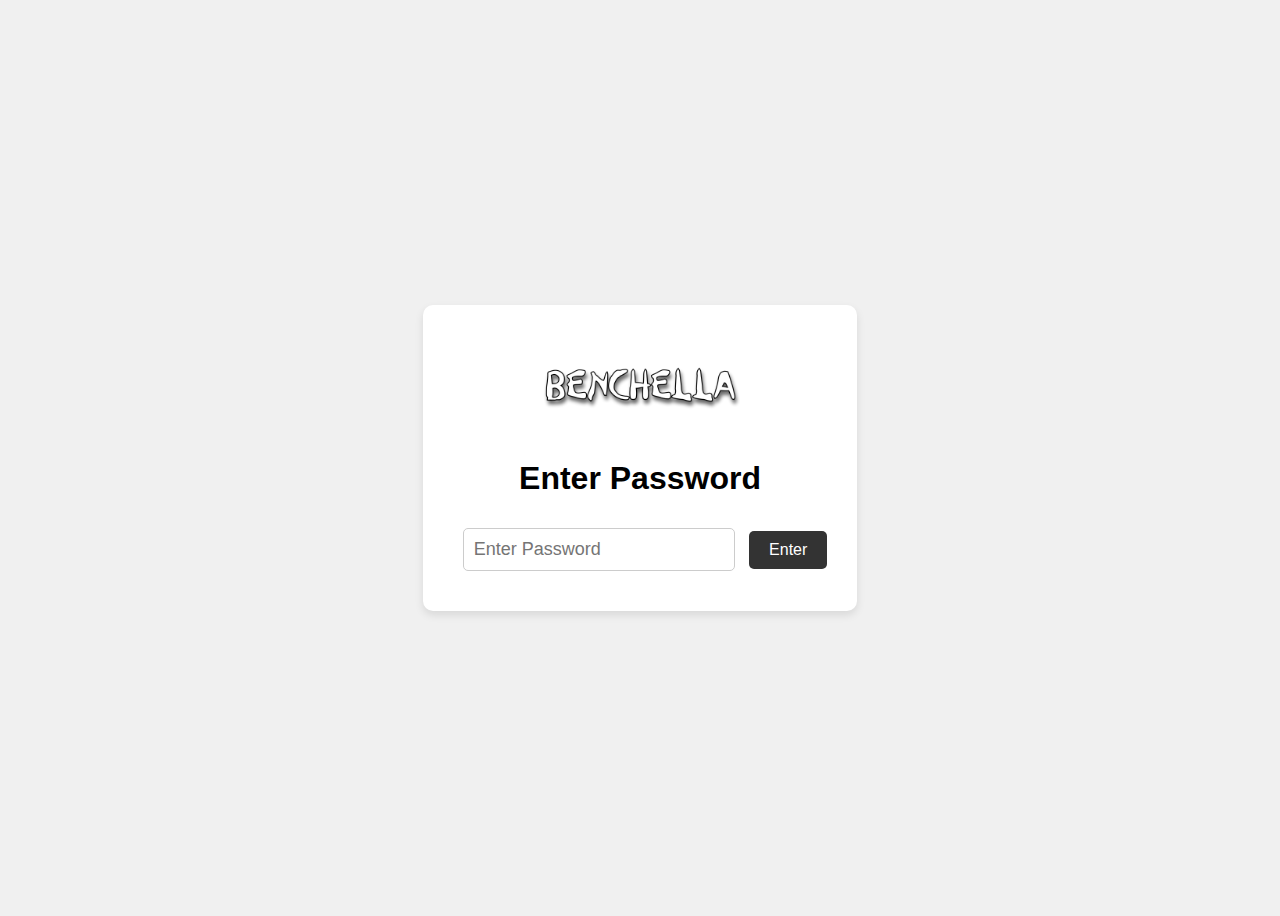
<file: index.html>
<!DOCTYPE html>
<html lang="en">
<head>
  <meta charset="UTF-8" />
  <meta name="viewport" content="width=device-width, initial-scale=1.0"/>
  <title>Benchella</title>
  <style>
    body {
      font-family: Arial, sans-serif;
      display: flex;
      justify-content: center;
      align-items: center;
      height: 100vh;
      background-color: #f0f0f0;
    }
    .container {
      text-align: center;
      background-color: white;
      padding: 30px;
      border-radius: 10px;
      box-shadow: 0 4px 8px rgba(0, 0, 0, 0.1);
    }
    input[type="password"] {
      padding: 10px;
      font-size: 18px;
      margin: 10px;
      width: 250px;
      border: 1px solid #ccc;
      border-radius: 5px;
    }
    button {
      padding: 10px 20px;
      font-size: 16px;
      background-color: #333;
      color: white;
      border: none;
      cursor: pointer;
      border-radius: 5px;
    }
    button:hover {
      background-color: #555;
    }
  </style>
</head>
<body>
  <div class="container">
    <img src="images/Benchella-logo.jpg" alt="Benchella Logo" class="logo" 
style="width: 200px;"/>
    <h1>Enter Password</h1>
    <form id="passwordForm">
      <input type="password" id="password" placeholder="Enter Password">
      <button type="submit">Enter</button>
    </form>
  </div>

  <script>
    document.getElementById('passwordForm').addEventListener('submit', 
function(event) {
      event.preventDefault();
      const password = 
document.getElementById('password').value.trim().toUpperCase();

      const routes = {
        "JRODKNIFE": "secret.html",
        "SHITAINTLEATHER": "shitaintleather.html",
        "YABO1": "yabo1.html",
        "YABO2": "yabo2.html",
        "BENCHELLA24": "benchella24.html",
        "CONFESS": "confess.html",
        "REQUEST": "request_google_form.html",
        "LEBRONJAMES": "secret.html",
        "COUNTDOWN": "countdown.html",
        "MIAHARTMANN": "youareinvited.html",
        "ANDREWRANCOURT": "youareinvited.html",
        "MATTMADDOX": "youareinvited.html",
        "JADENLACHMAN": "youareinvited.html",
        "JEREMYSANCHEZ": "youareinvited.html",
        "ALEXDIAZ": "youareinvited.html",
        "NICKAMENDOLARA": "youareinvited.html",
        "EVANGELINEPLEFFNER": "youareinvited.html",
        "ETHANVITALE": "youareinvited.html",
        "CHARLIEJACOBS": "youareinvited.html",
        "GABBYCONSENZA": "youareinvited.html",
        "WILLBYRNE": "youareinvited.html",
        "KATHERINEMATOZZO": "youareinvited.html",
        "JROD": "youareinvited.html",
        "ADRIANABARNES": "youareinvited.html",
        "ANTHONYCAPOZZI": "youareinvited.html",
        "EMILYKENNY": "youareinvited.html",
        "PRIYANKARAMDIHAL": "youareinvited.html",
        "ALEXBOTTICELLI": "youareinvited.html",
        "JOSHNAVAS": "youareinvited.html",
        "JOHNNYNAVAS": "youareinvited.html",
        "ASHLEYBOTTONE": "youareinvited.html"
      };

      if (routes[password]) {
        window.location.href = routes[password];
      } else {
        alert("Wrong password, try again.");
      }
    });
  </script>

</body>
</html>
</file>
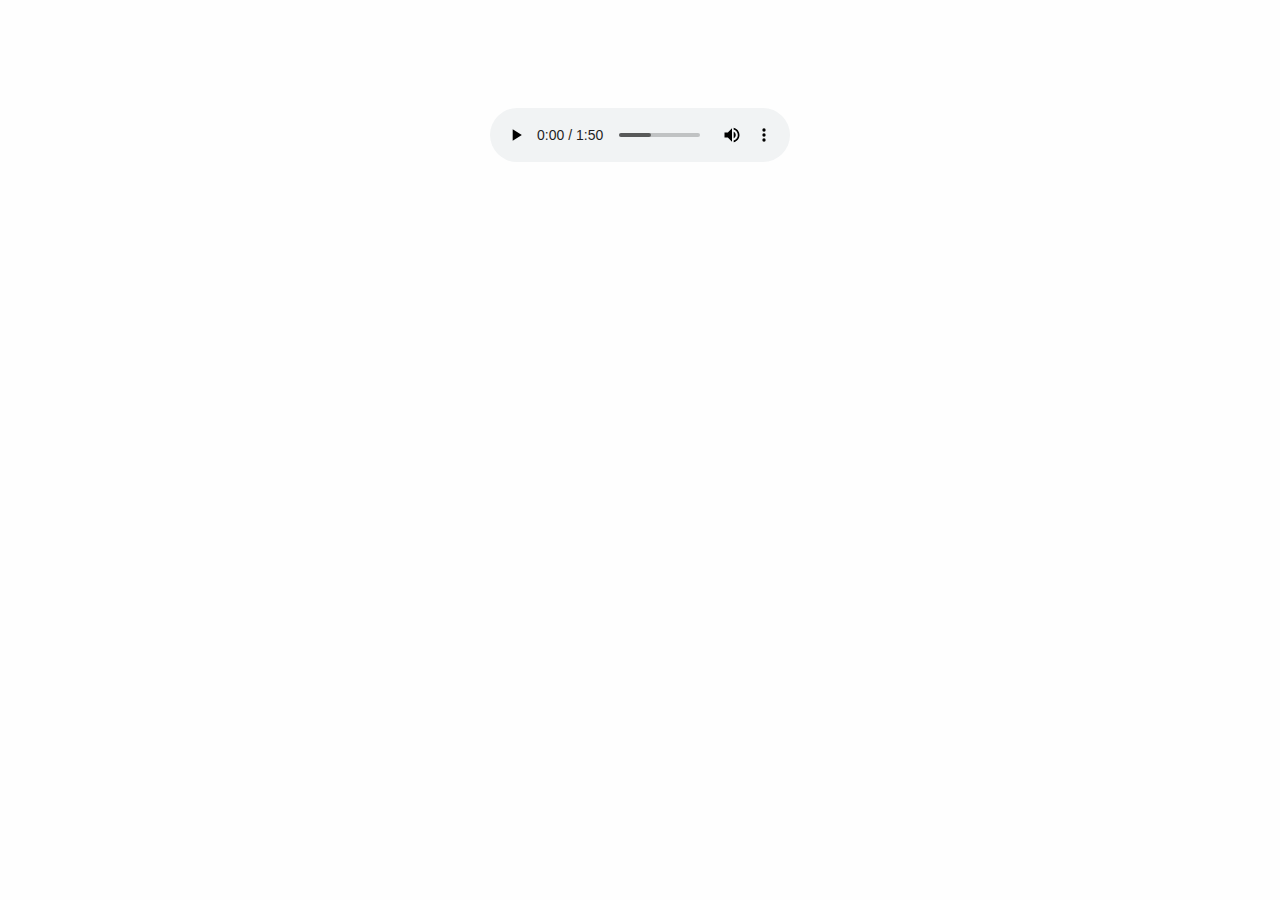
<file: benchella24.html>
<!DOCTYPE html>
<html>
<head>
  <title>Benchella Drop</title>
  <link rel="stylesheet" href="style.css">
</head>
<body>
  <div style="display: flex; justify-content: center; margin-top: 50px;">
    <audio controls>
      <source src="audio/BenchellaTheme.mp3" type="audio/mpeg">
      Your browser does not support the audio element.
    </audio>
  </div>
</body>
</html>
</file>
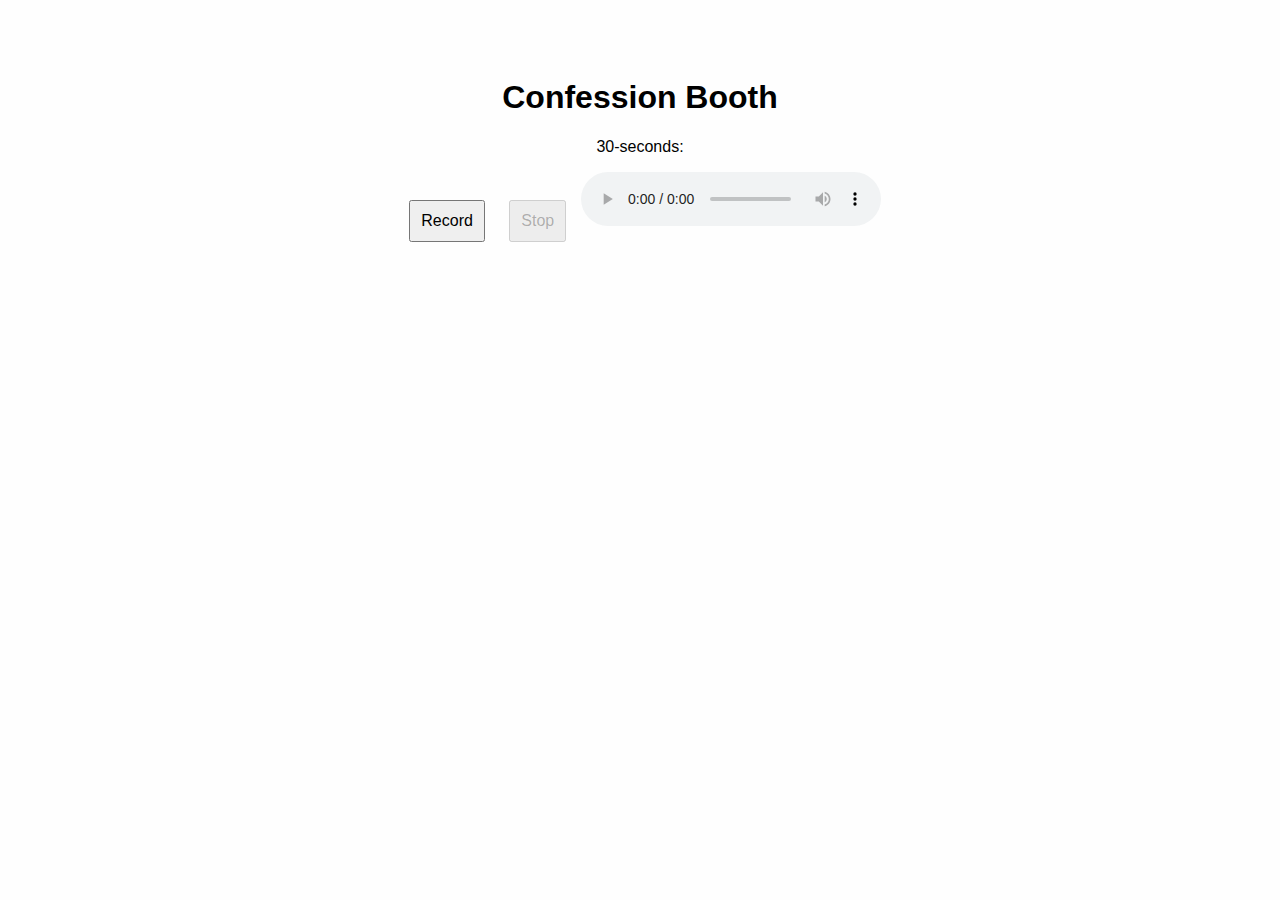
<file: confess.html>
<!DOCTYPE html>
<html>
<head>
  <title>Confession Booth</title>
  <link rel="stylesheet" href="style.css">
</head>
<body>
  <h1> Confession Booth</h1>

  <p>30-seconds:</p>
  <button id="record">Record</button>
  <button id="stop" disabled>Stop</button>
  <audio id="player" controls></audio>
  <a id="downloadLink" style="display:none;" 
download="confession.wav">Download Your Confession</a>

  <script>
    let mediaRecorder;
    let audioChunks = [];

    const recordBtn = document.getElementById('record');
    const stopBtn = document.getElementById('stop');
    const player = document.getElementById('player');
    const downloadLink = document.getElementById('downloadLink');

    recordBtn.onclick = async () => {
      const stream = await navigator.mediaDevices.getUserMedia({ audio: 
true });
      mediaRecorder = new MediaRecorder(stream);
      mediaRecorder.start();
      audioChunks = [];

      mediaRecorder.ondataavailable = event => {
        audioChunks.push(event.data);
      };

      mediaRecorder.onstop = () => {
        const audioBlob = new Blob(audioChunks, { type: 'audio/wav' });
        const audioUrl = URL.createObjectURL(audioBlob);
        player.src = audioUrl;
        downloadLink.href = audioUrl;
        downloadLink.style.display = 'inline-block';
      };

      recordBtn.disabled = true;
      stopBtn.disabled = false;
    };

    stopBtn.onclick = () => {
      mediaRecorder.stop();
      recordBtn.disabled = false;
      stopBtn.disabled = true;
    };
  </script>
</body>
</html>
</file>
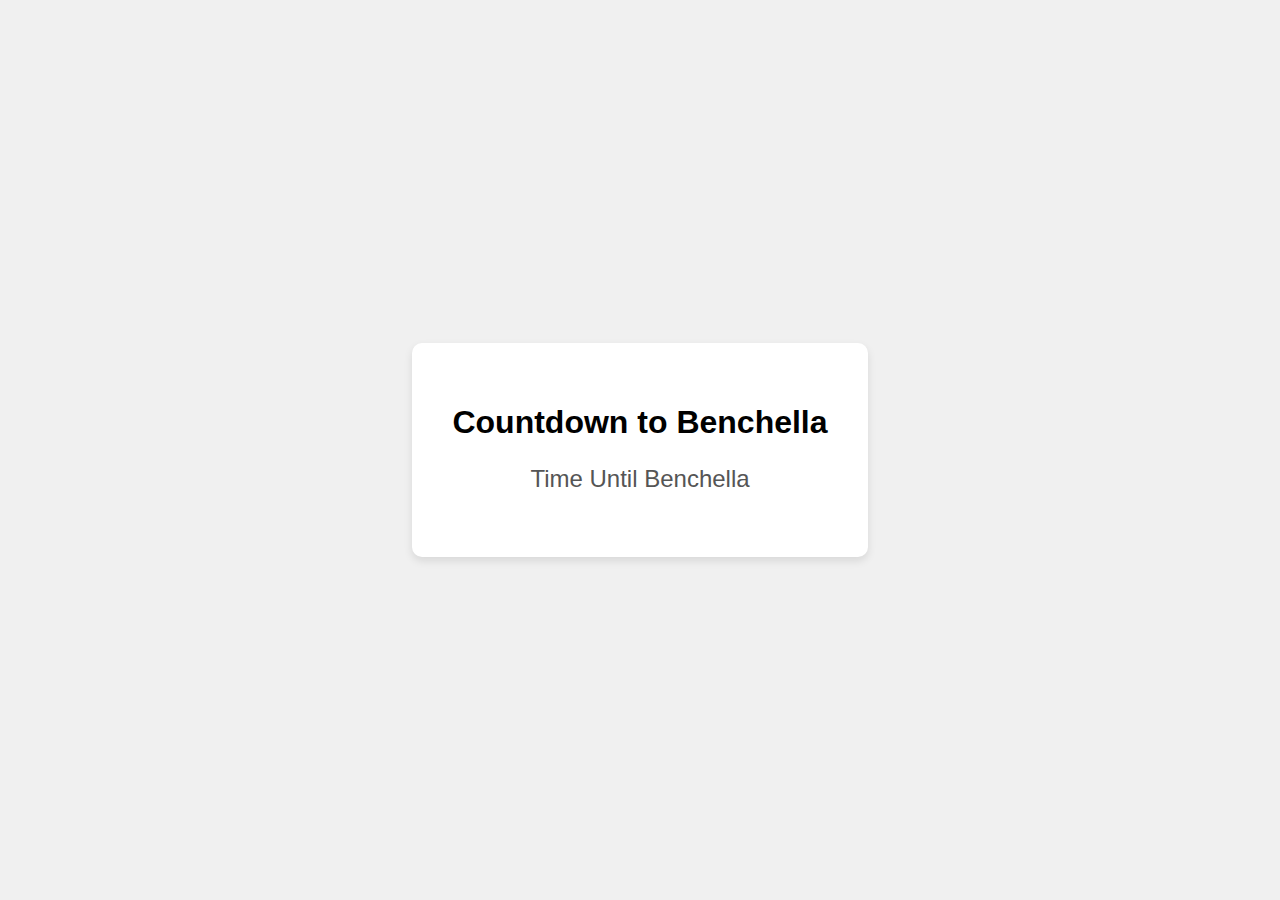
<file: countdown.html>
<!DOCTYPE html>
<html lang="en">
<head>
  <meta charset="UTF-8" />
  <meta name="viewport" content="width=device-width, initial-scale=1.0" />
  <title>Countdown to May 24, 2025</title>
  <style>
    body {
      font-family: Arial, sans-serif;
      display: flex;
      justify-content: center;
      align-items: center;
      height: 100vh;
      background-color: #f0f0f0;
      margin: 0;
    }

    .container {
      text-align: center;
      background-color: white;
      padding: 40px;
      border-radius: 10px;
      box-shadow: 0 4px 8px rgba(0, 0, 0, 0.1);
    }

    h1 {
      font-size: 2em;
      margin-bottom: 20px;
    }

    .countdown {
      font-size: 3em;
      font-weight: bold;
      color: #333;
      margin: 20px 0;
    }

    .message {
      font-size: 1.5em;
      color: #555;
    }
  </style>
</head>
<body>

  <div class="container">
    <h1>Countdown to Benchella</h1>
    <div id="countdown" class="countdown"></div>
    <p class="message">Time Until Benchella</p>
  </div>

  <script>
    function updateCountdown() {
      const targetDate = new Date("May 24, 2025 21:00:00").getTime();
      const currentDate = new Date().getTime();
      const timeRemaining = targetDate - currentDate;

      if (timeRemaining <= 0) {
        document.getElementById("countdown").innerHTML = "Happy 
Birthday!";
        clearInterval(countdownInterval);
        return;
      }

      const years = Math.floor(timeRemaining / (1000 * 60 * 60 * 24 * 
365));
      const months = Math.floor((timeRemaining % (1000 * 60 * 60 * 24 * 
365)) / (1000 * 60 * 60 * 24 * 30));
      const days = Math.floor((timeRemaining % (1000 * 60 * 60 * 24 * 30)) 
/ (1000 * 60 * 60 * 24));
      const hours = Math.floor((timeRemaining % (1000 * 60 * 60 * 24)) / 
(1000 * 60 * 60));
      const minutes = Math.floor((timeRemaining % (1000 * 60 * 60)) / 
(1000 * 60));
      const seconds = Math.floor((timeRemaining % (1000 * 60)) / 1000);

      document.getElementById("countdown").innerHTML =
        years + "Y " + months + "M " + days + "D " + hours + "H " + 
minutes + "M " + seconds + "S";
    }

    const countdownInterval = setInterval(updateCountdown, 1000);
    updateCountdown(); // Initial call to display countdown immediately
  </script>

</body>
</html>
</file>
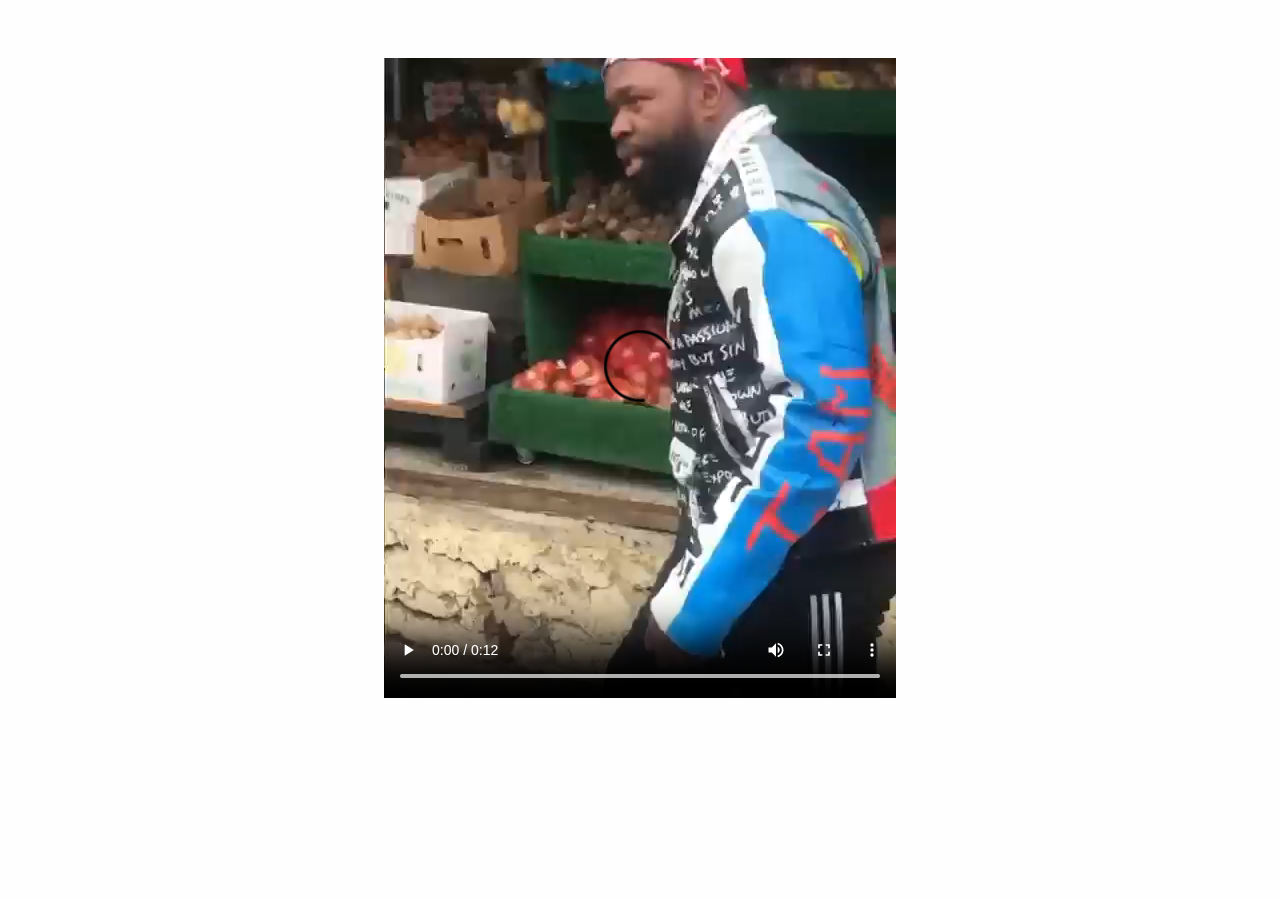
<file: leather.html>
<!DOCTYPE html>
<html>
<head>
  <title>SHIT AIN’T LEATHER</title>
  <link rel="stylesheet" href="style.css">
</head>
<body>
  <video controls autoplay style="max-width: 100%; height: auto;">
    <source src="video/shitaintleather.mp4" type="video/mp4">
    Your browser does not support the video tag.
  </video>
</body>
</html>
</file>
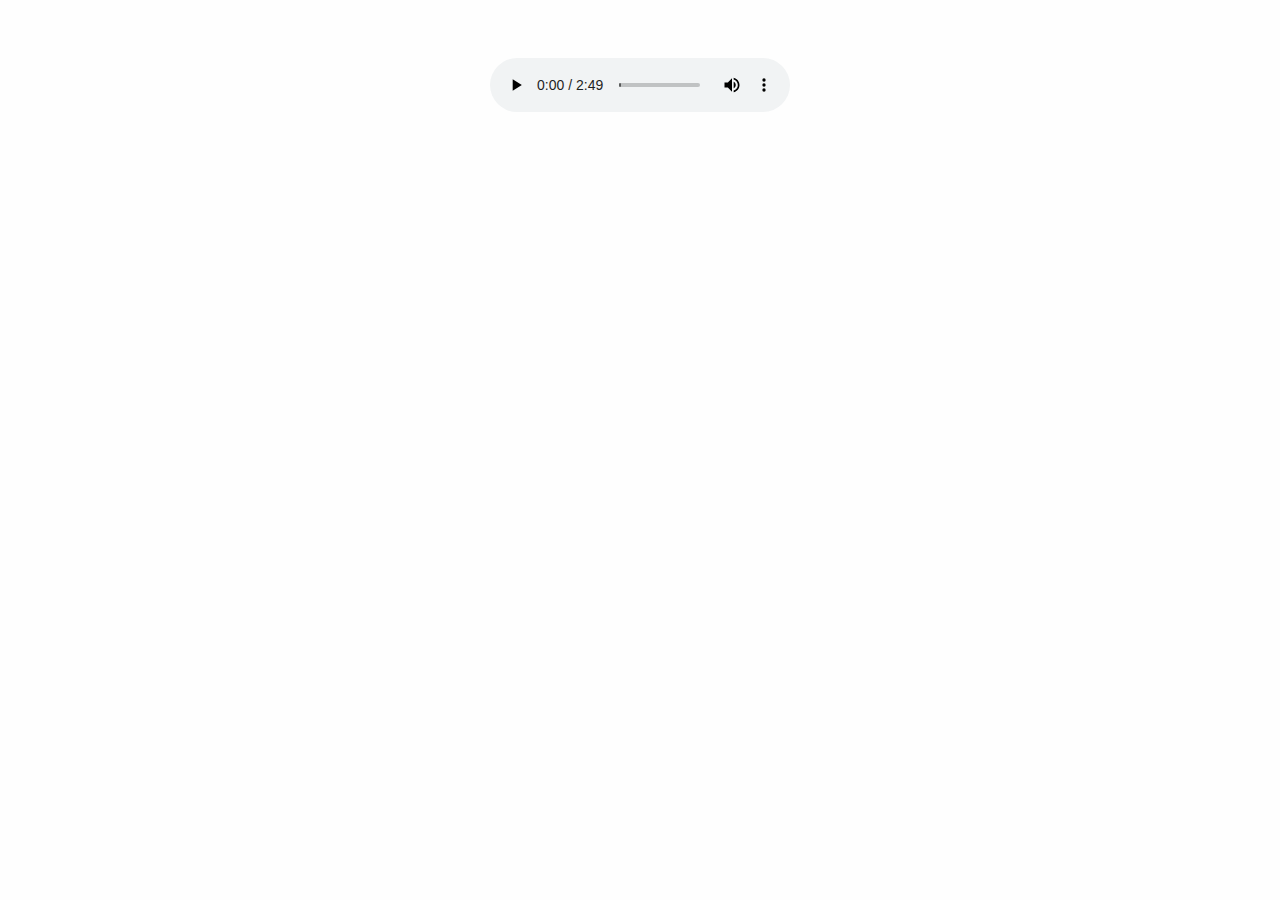
<file: mia.html>
<!DOCTYPE html>
<html>
<head>
  <link rel="stylesheet" href="style.css">
</head>
<body>
  <audio controls>
    <source src="audio/Mia_Freestyle_Benchella_Website.mp3" 
type="audio/mpeg">
    Your browser does not support the audio element.
  </audio>
</body>
</html>
</file>
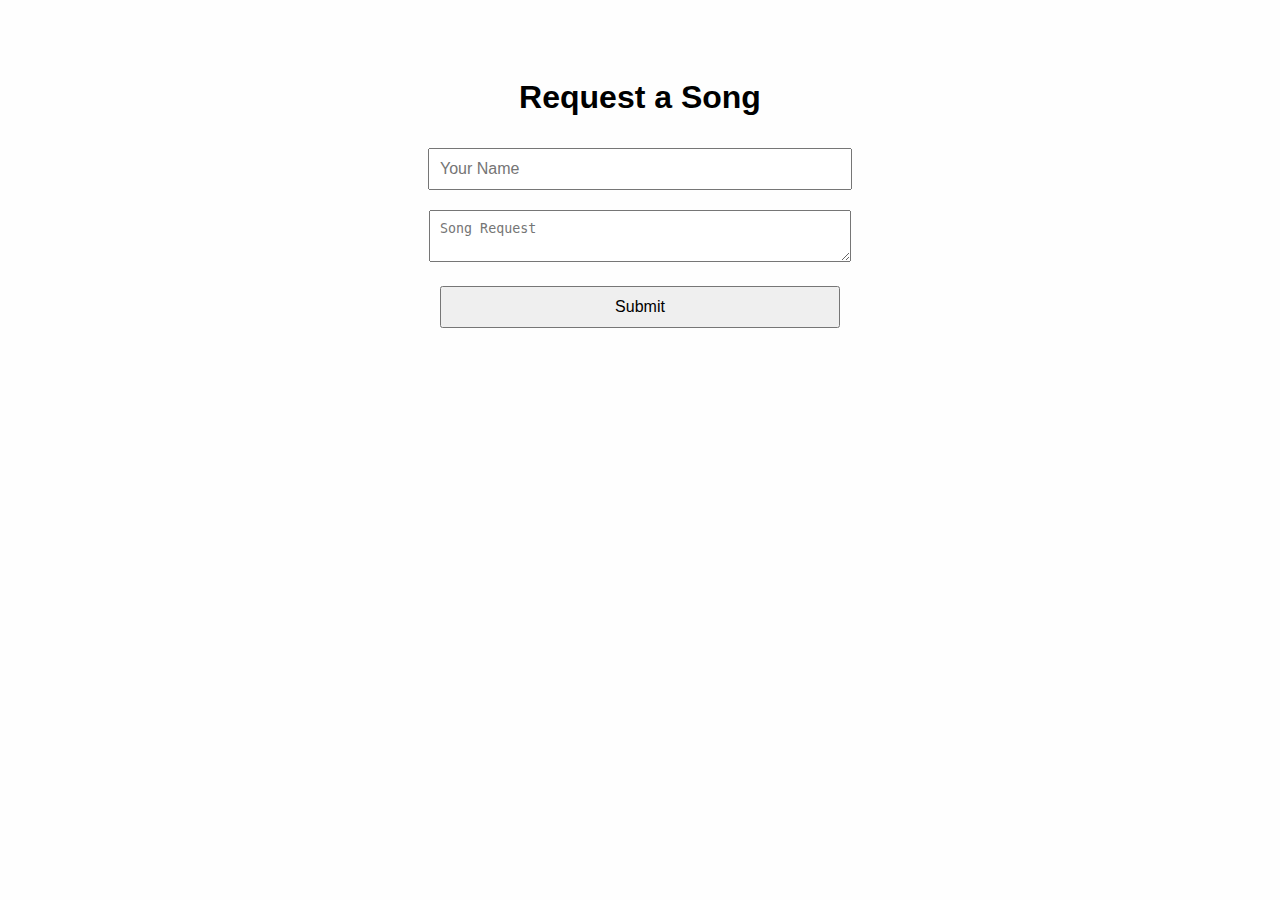
<file: request.html>
<!DOCTYPE html>
<html>
<head>
  <title>Request a Song</title>
  <link rel="stylesheet" href="style.css">
  <style>
    body {
      font-family: Arial, sans-serif;
      text-align: center;
      padding: 50px;
    }
    input, textarea, button {
      margin: 10px;
      padding: 10px;
      width: 80%;
      max-width: 400px;
    }
    .success {
      color: green;
      margin-top: 20px;
    }
  </style>
</head>
<body>
  <h1>Request a Song</h1>
  <form id="requestForm">
    <input type="text" id="name" placeholder="Your Name" required><br>
    <textarea id="request" placeholder="Song Request" 
required></textarea><br>
    <button type="submit">Submit</button>
  </form>
  <div id="response" class="success"></div>

  <script>
    const form = document.getElementById('requestForm');
    const responseDiv = document.getElementById('response');

    form.addEventListener('submit', async function(e) {
      e.preventDefault();
      const name = document.getElementById('name').value;
      const request = document.getElementById('request').value;

      const response = await 
fetch('https://script.google.com/macros/s/AKfycbyIriPeGv0gheA5Tl5MSxfqc_K54AxPCZnRK02PnLSNRHlgYLyzPdMPx36FSp-q7MkJjw/exec', 
{
        method: 'POST',
        mode: 'no-cors',
        headers: {
          'Content-Type': 'application/x-www-form-urlencoded'
        },
        body: new URLSearchParams({
          name,
          request
        })
      });

      form.reset();
      responseDiv.textContent = 'Your request was submitted!';
    });
  </script>
</body>
</html>
</file>
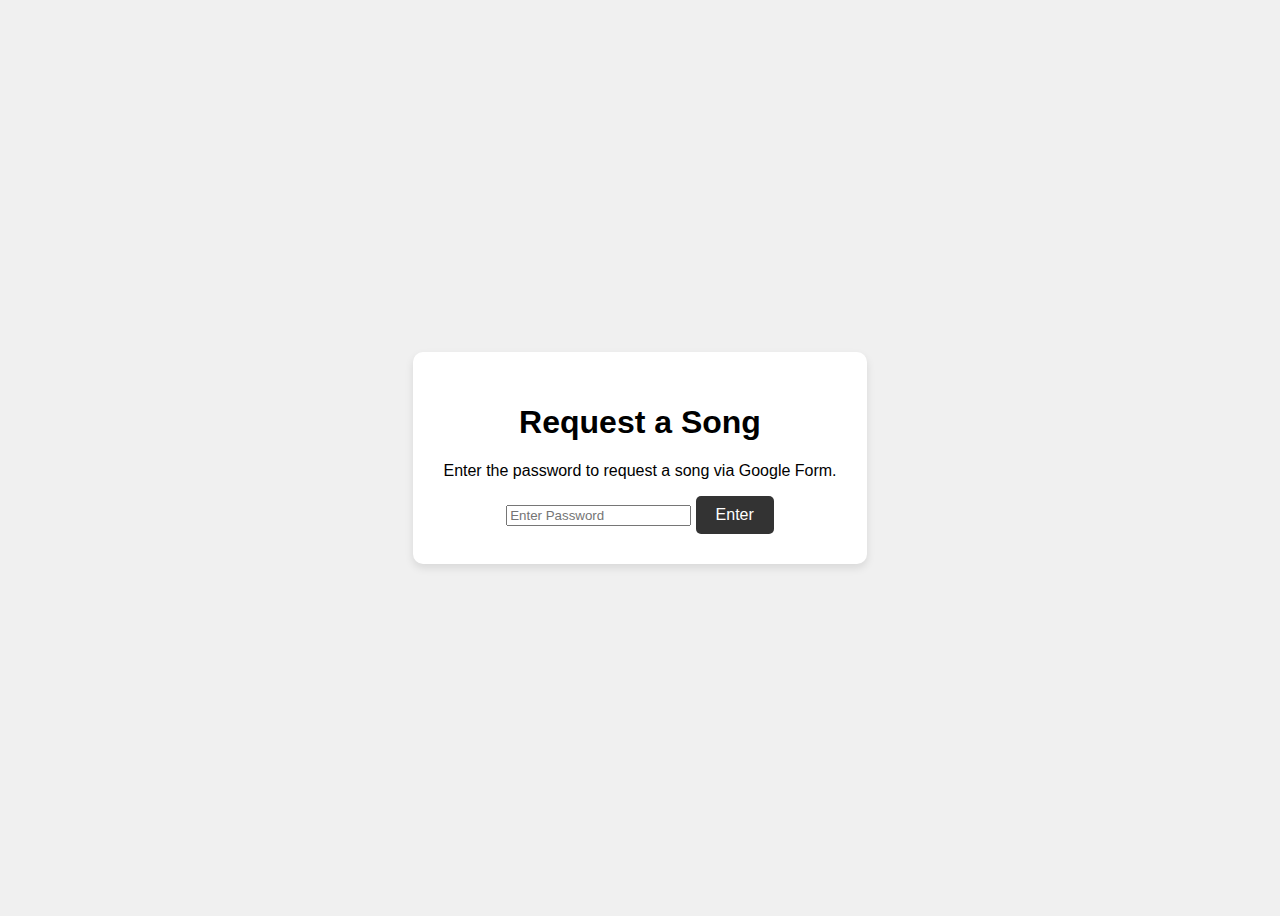
<file: request_google_form.html>
<!DOCTYPE html>
<html lang="en">
<head>
  <meta charset="UTF-8" />
  <meta name="viewport" content="width=device-width, initial-scale=1.0"/>
  <title>Song Request</title>
  <style>
    body {
      font-family: Arial, sans-serif;
      display: flex;
      justify-content: center;
      align-items: center;
      height: 100vh;
      background-color: #f0f0f0;
    }
    .container {
      text-align: center;
      background-color: white;
      padding: 30px;
      border-radius: 10px;
      box-shadow: 0 4px 8px rgba(0, 0, 0, 0.1);
    }
    button {
      padding: 10px 20px;
      font-size: 16px;
      background-color: #333;
      color: white;
      border: none;
      cursor: pointer;
      border-radius: 5px;
    }
    button:hover {
      background-color: #555;
    }
  </style>
</head>
<body>

  <div class="container">
    <h1>Request a Song</h1>
    <p>Enter the password to request a song via Google Form.</p>
    <form id="passwordForm">
      <input type="password" id="password" placeholder="Enter Password">
      <button type="submit">Enter</button>
    </form>
  </div>

  <script>
    document.getElementById('passwordForm').addEventListener('submit', 
function(event) {
      event.preventDefault();
      const password = 
document.getElementById('password').value.trim().toUpperCase();

      const routes = {
        "REQUEST": "https://forms.gle/MjQrnjYj2mGSF9Zp7"
      };

      if (routes[password]) {
        window.location.href = routes[password];
      } else {
        alert("Wrong password, try again.");
      }
    });
  </script>

</body>
</html>
</file>
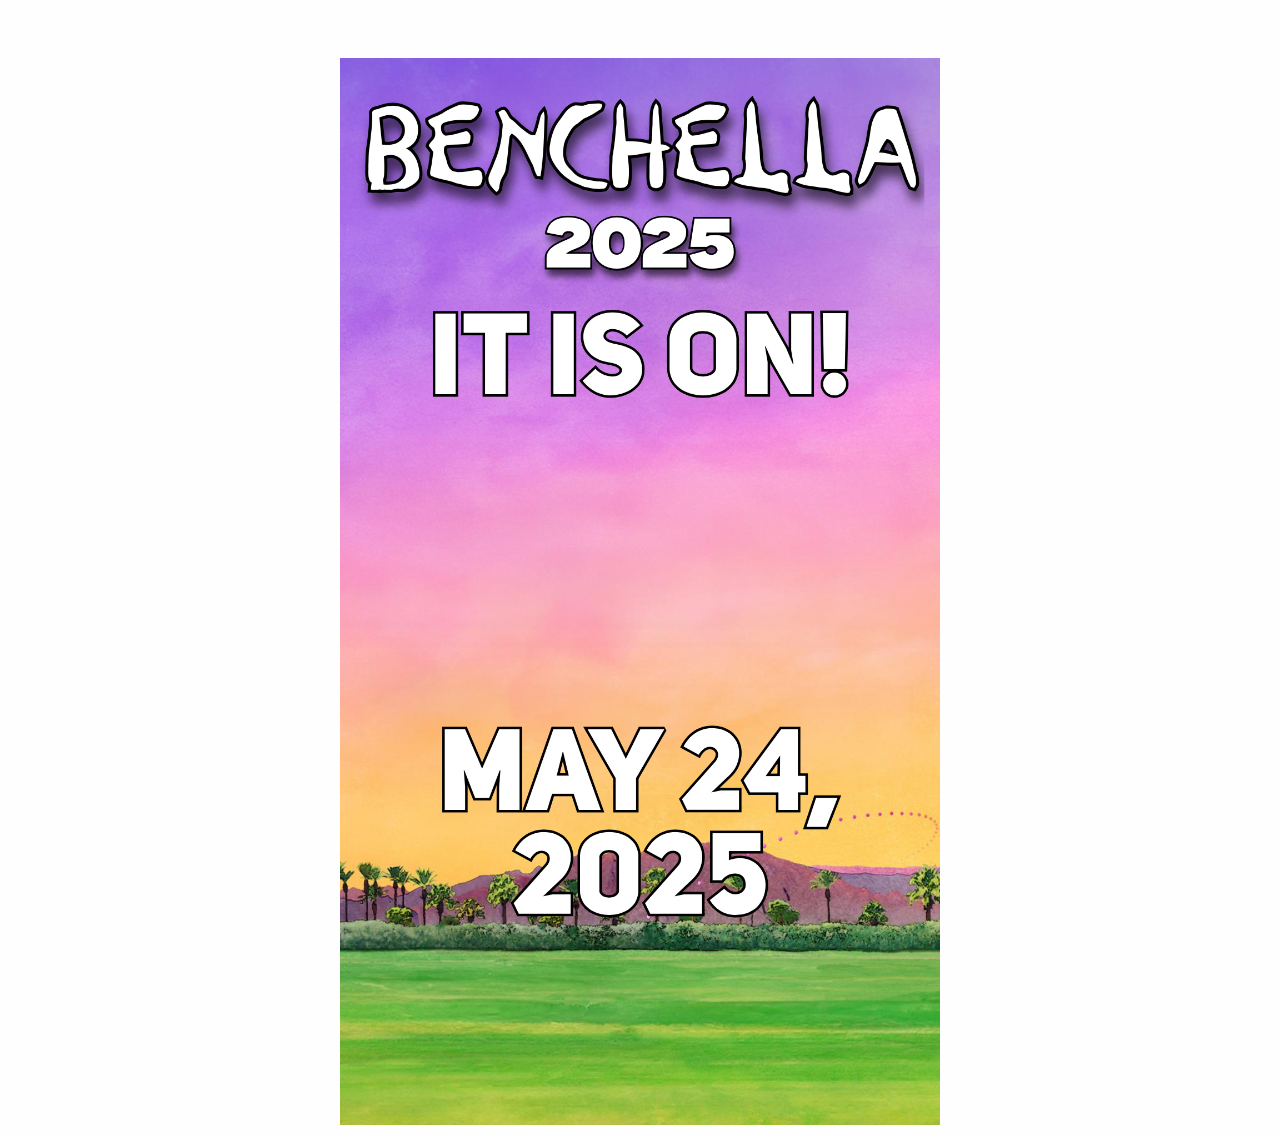
<file: secret.html>
<!DOCTYPE html>
<html>
<head>
  <title>Secret</title>
  <link rel="stylesheet" href="style.css">
</head>
<body>
  <img src="images/Benchella_Promo_2.jpg" alt="Secret Promo" 
class="promo">
</body>
</html>
</file>
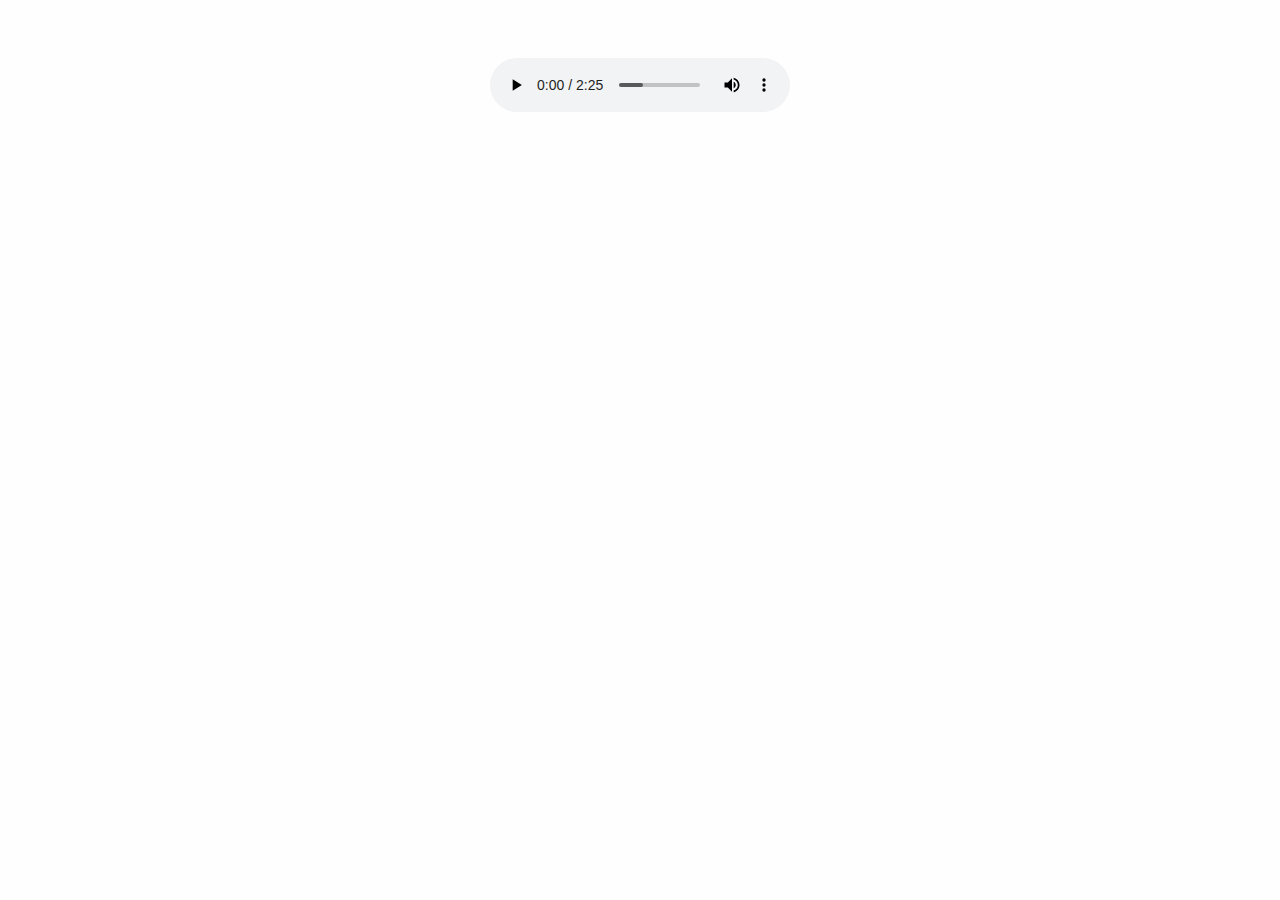
<file: yabo1.html>
<!DOCTYPE html>
<html lang="en">
<head>
  <meta charset="UTF-8">
  <title>Yabo1</title>
  <link rel="stylesheet" href="style.css">
</head>
<body>
  <audio controls>
    <source src="audio/Yabo1.mp3" type="audio/mpeg">
    Your browser does not support the audio element.
  </audio>
</body>
</html>
</file>
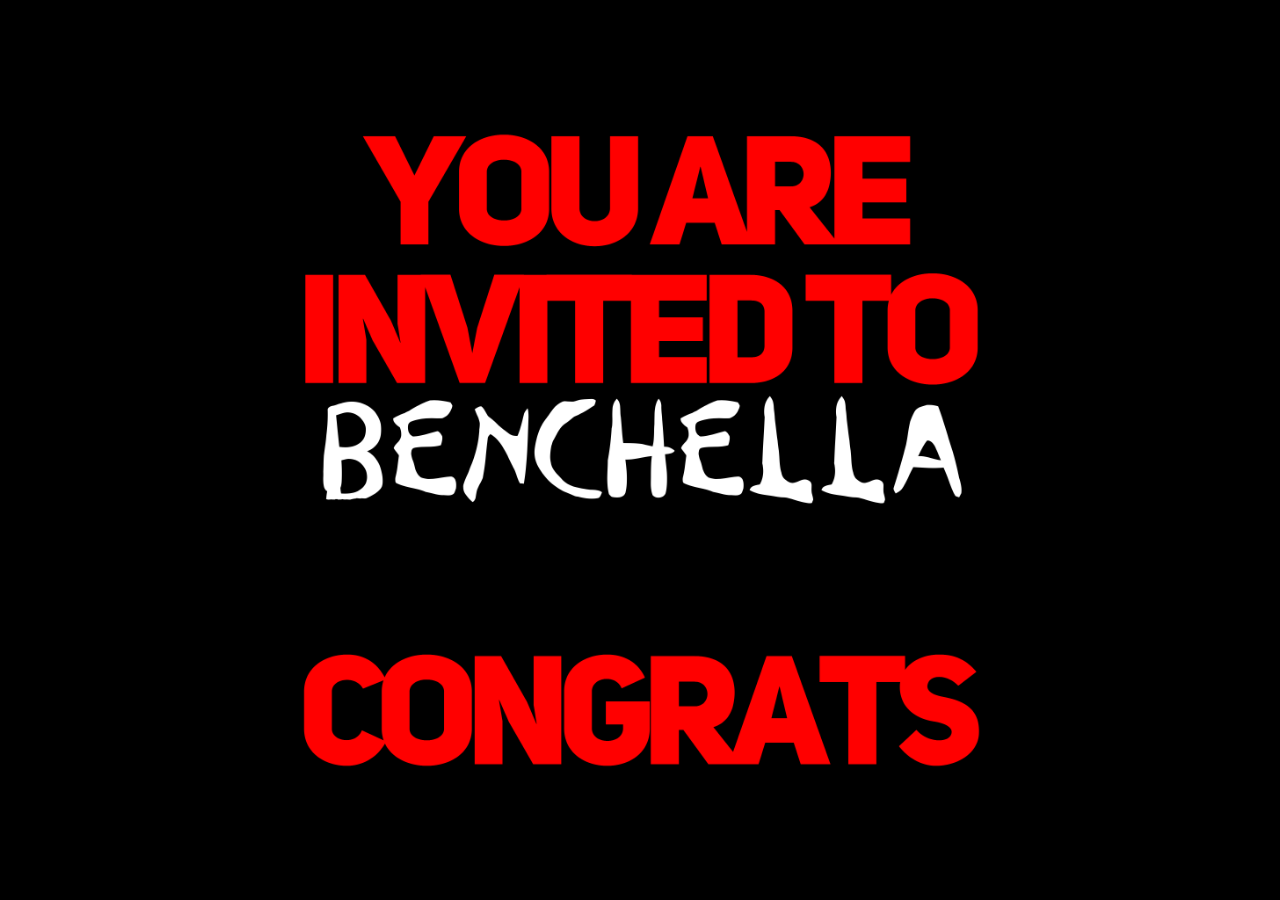
<file: youareinvited.html>
<!DOCTYPE html>
<html lang="en">
<head>
  <meta charset="UTF-8">
  <meta name="viewport" content="width=device-width, initial-scale=1.0">
  <title>You Are Invited</title>
  <style>
    body {
      margin: 0;
      height: 100vh;
      background-color: #000;
      display: flex;
      justify-content: center;
      align-items: center;
    }
    img {
      max-width: 100%;
      max-height: 100%;
    }
  </style>
</head>
<body>
  <audio autoplay loop>
    <source src="audio/benchella_loop.mp3" type="audio/mpeg">
    Your browser does not support the audio element.
  </audio>
  <img src="images/YOUAREINVITED.png" alt="You're Invited">
</body>
</html>
</file>
<file: style.css>
body {
  background-color: #fefefe;
  font-family: Arial Black, sans-serif;
  text-align: center;
  padding-top: 50px;
}

.logo {
  width: 300px;
  margin-bottom: 20px;
}

.promo {
  width: 100%;
  max-width: 600px;
}

input, button {
  padding: 10px;
  font-size: 16px;
  margin: 10px;
}
</file>
